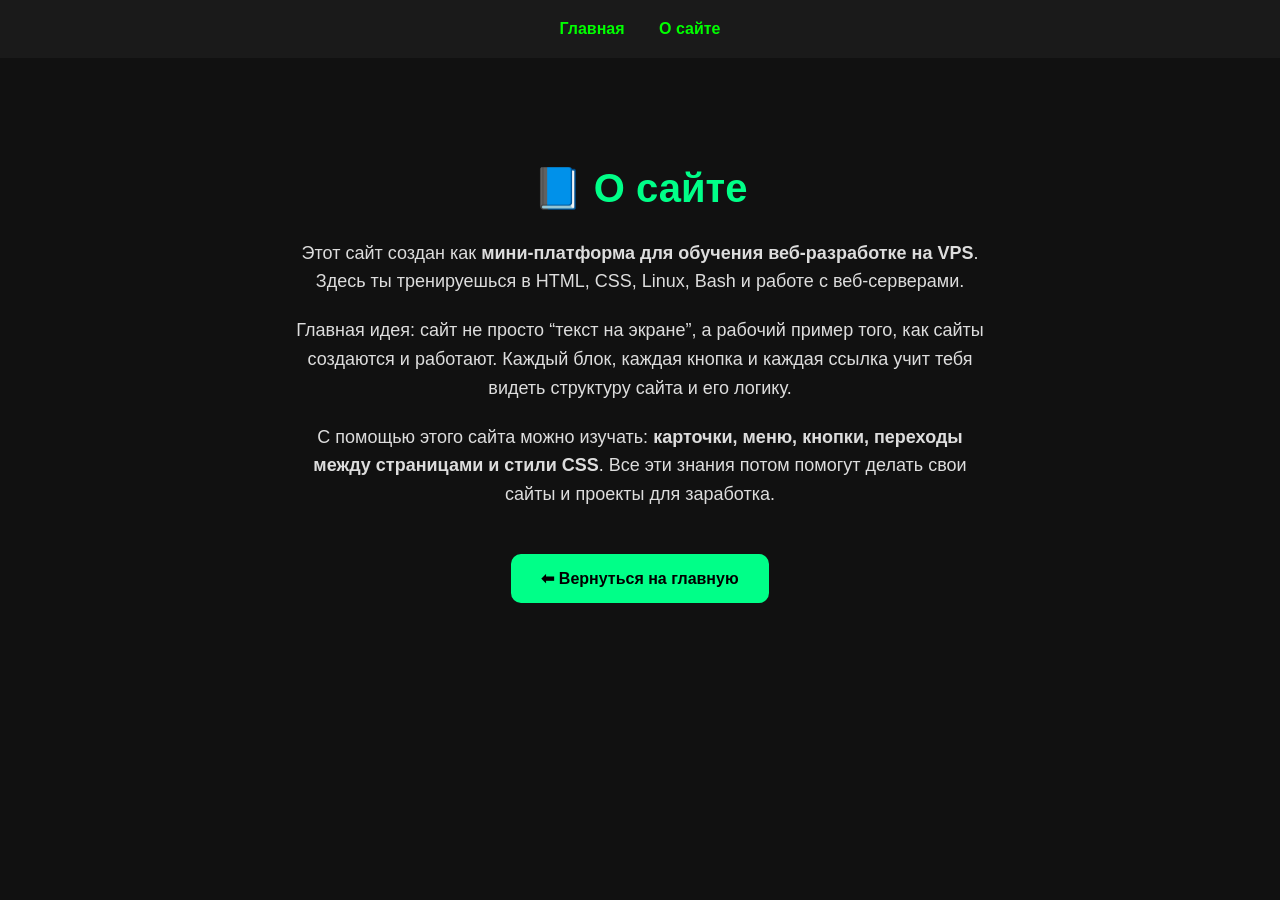
<file: mysite/about1.html>
<!DOCTYPE html>
<html>
<head>
    <meta charset="UTF-8">
    <title>О сайте</title>

    <style>
        body {
            background: #111;
            color: #eee;
            font-family: Arial, sans-serif;
            margin: 0;
            padding: 0;
            text-align: center;
        }

        .menu {
            background: #1a1a1a;
            padding: 20px;
        }

        .menu a {
            color: lime;
            text-decoration: none;
            margin: 0 15px;
            font-weight: bold;
        }

        .content {
            padding: 80px 20px;
        }

        h1 {
            color: #00ff88;
            font-size: 40px;
        }

        p {
            font-size: 18px;
            color: #ddd;
            max-width: 700px;
            margin: 20px auto;
            line-height: 1.6;
        }

        .btn {
            display: inline-block;
            margin-top: 25px;
            padding: 15px 30px;
            background: #00ff88;
            color: black;
            text-decoration: none;
            border-radius: 10px;
            font-weight: bold;
            transition: 0.3s;
        }

        .btn:hover {
            background: lime;
            color: black;
        }
    </style>
</head>
<body>

    <div class="menu">
        <a href="index.html">Главная</a>
        <a href="about1.html">О сайте</a>
    </div>

    <div class="content">
        <h1>📘 О сайте</h1>
        <p>
            Этот сайт создан как <strong>мини-платформа для обучения веб-разработке на VPS</strong>. 
            Здесь ты тренируешься в HTML, CSS, Linux, Bash и работе с веб-серверами.
        </p>

        <p>
            Главная идея: сайт не просто “текст на экране”, а рабочий пример того, как сайты создаются и работают. 
            Каждый блок, каждая кнопка и каждая ссылка учит тебя видеть структуру сайта и его логику.
        </p>

        <p>
            С помощью этого сайта можно изучать: 
            <strong>карточки, меню, кнопки, переходы между страницами и стили CSS</strong>. 
            Все эти знания потом помогут делать свои сайты и проекты для заработка.
        </p>

        <a href="index.html" class="btn">⬅ Вернуться на главную</a>
    </div>

</body>
</html>
</file>
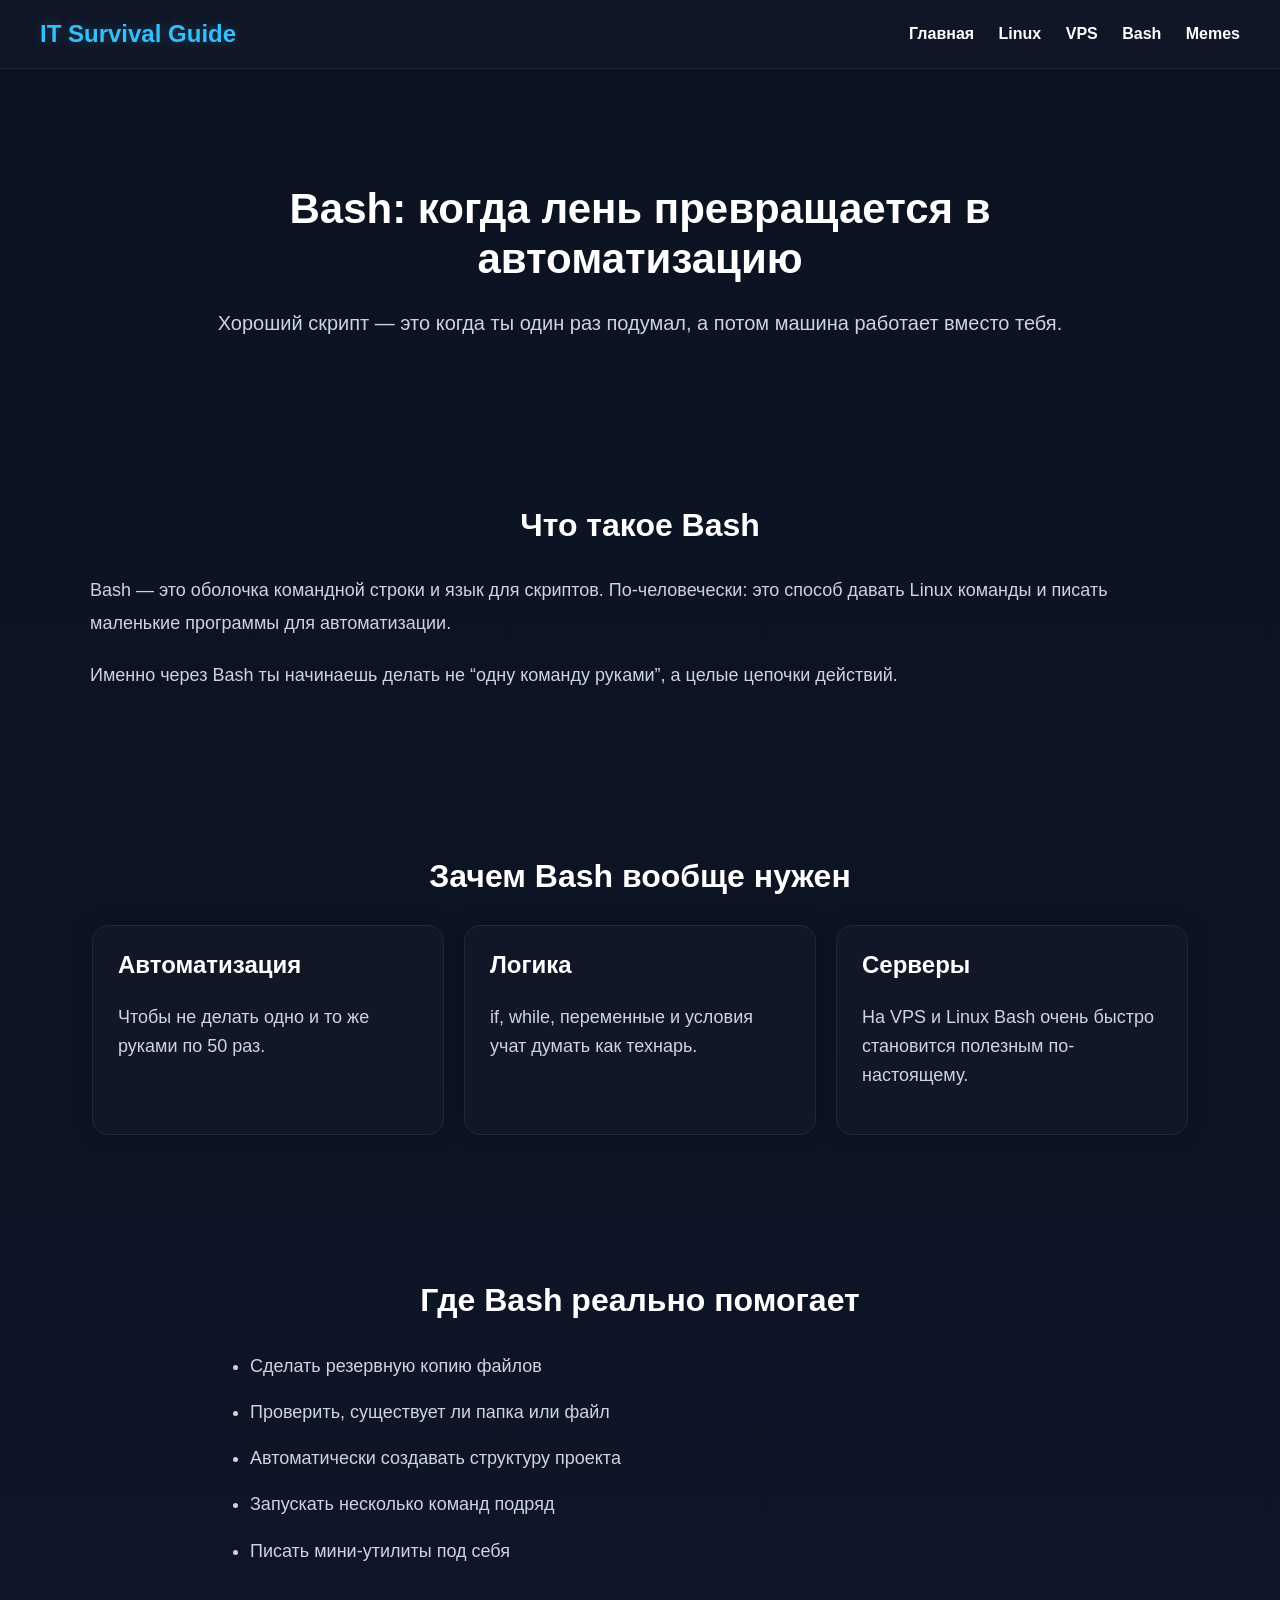
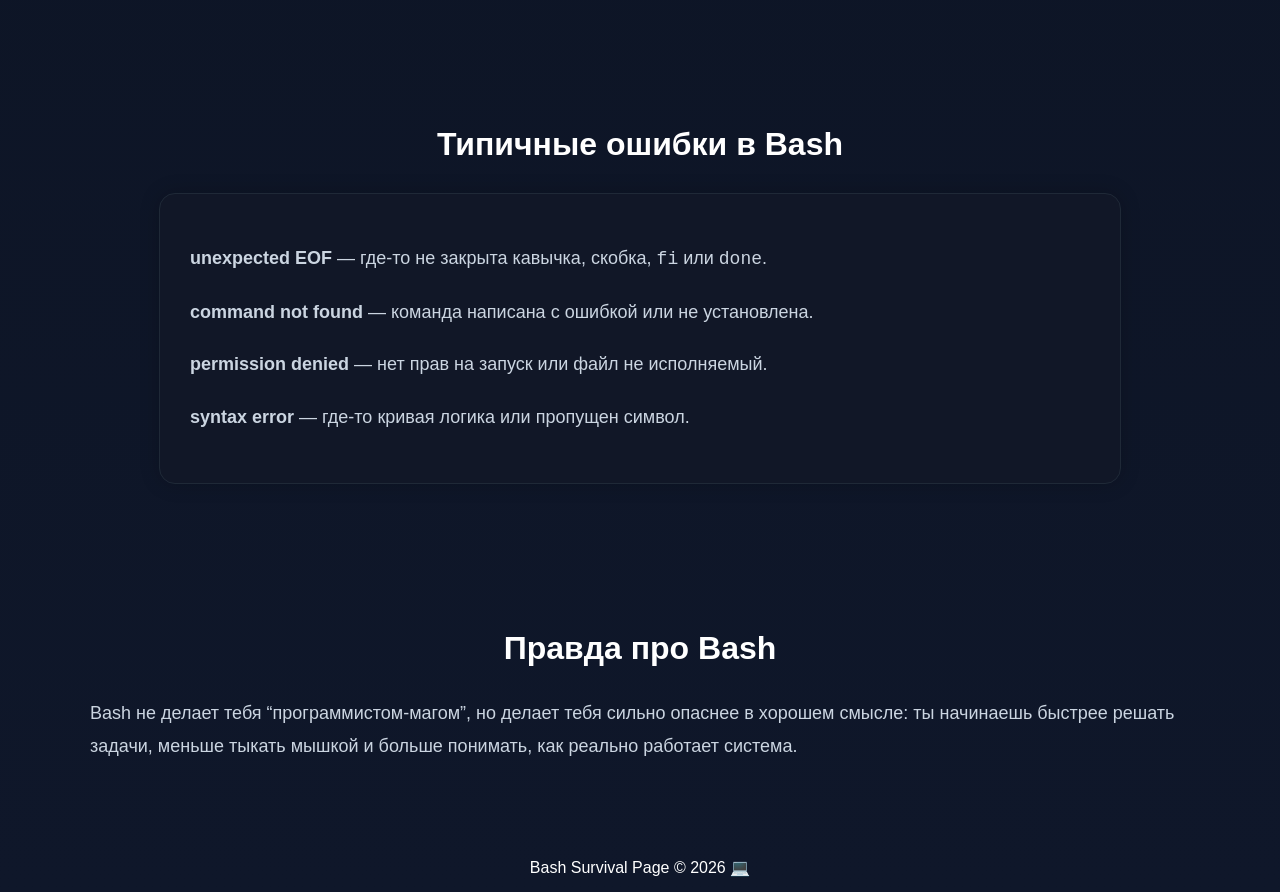
<file: mysite/bash.html>
<!DOCTYPE html>
<html lang="ru">
<head>
    <meta charset="UTF-8">
    <meta name="viewport" content="width=device-width, initial-scale=1.0">
    <title>Bash Survival | IT Survival Guide</title>
    <link rel="stylesheet" href="style.css">
</head>
<body>

    <header class="header">
        <div class="logo">IT Survival Guide</div>
        <nav class="menu">
            <a href="index.html">Главная</a>
            <a href="linux.html">Linux</a>
            <a href="vps.html">VPS</a>
            <a href="bash.html">Bash</a>
            <a href="memes.html">Memes</a>
        </nav>
    </header>

    <section class="page-hero">
        <h1>Bash: когда лень превращается в автоматизацию</h1>
        <p>Хороший скрипт — это когда ты один раз подумал, а потом машина работает вместо тебя.</p>
    </section>

    <section class="content-section">
        <h2>Что такое Bash</h2>
        <p>
            Bash — это оболочка командной строки и язык для скриптов.
            По-человечески: это способ давать Linux команды и писать маленькие программы для автоматизации.
        </p>
        <p>
            Именно через Bash ты начинаешь делать не “одну команду руками”, а целые цепочки действий.
        </p>
    </section>

    <section class="content-section">
        <h2>Зачем Bash вообще нужен</h2>
        <div class="cards">
            <div class="card">
                <h3>Автоматизация</h3>
                <p>Чтобы не делать одно и то же руками по 50 раз.</p>
            </div>
            <div class="card">
                <h3>Логика</h3>
                <p>if, while, переменные и условия учат думать как технарь.</p>
            </div>
            <div class="card">
                <h3>Серверы</h3>
                <p>На VPS и Linux Bash очень быстро становится полезным по-настоящему.</p>
            </div>
        </div>
    </section>

    <section class="content-section">
        <h2>Где Bash реально помогает</h2>
        <ul class="cool-list">
            <li>Сделать резервную копию файлов</li>
            <li>Проверить, существует ли папка или файл</li>
            <li>Автоматически создавать структуру проекта</li>
            <li>Запускать несколько команд подряд</li>
            <li>Писать мини-утилиты под себя</li>
        </ul>
    </section>

    <section class="content-section">
        <h2>Типичные ошибки в Bash</h2>
        <div class="info-box">
            <p><strong>unexpected EOF</strong> — где-то не закрыта кавычка, скобка, <code>fi</code> или <code>done</code>.</p>
            <p><strong>command not found</strong> — команда написана с ошибкой или не установлена.</p>
            <p><strong>permission denied</strong> — нет прав на запуск или файл не исполняемый.</p>
            <p><strong>syntax error</strong> — где-то кривая логика или пропущен символ.</p>
        </div>
    </section>

    <section class="content-section">
        <h2>Правда про Bash</h2>
        <p>
            Bash не делает тебя “программистом-магом”, но делает тебя сильно опаснее в хорошем смысле:
            ты начинаешь быстрее решать задачи, меньше тыкать мышкой и больше понимать, как реально работает система.
        </p>
    </section>

    <footer class="footer">
        <p>Bash Survival Page © 2026 💻</p>
    </footer>

</body>
</html>
</file>
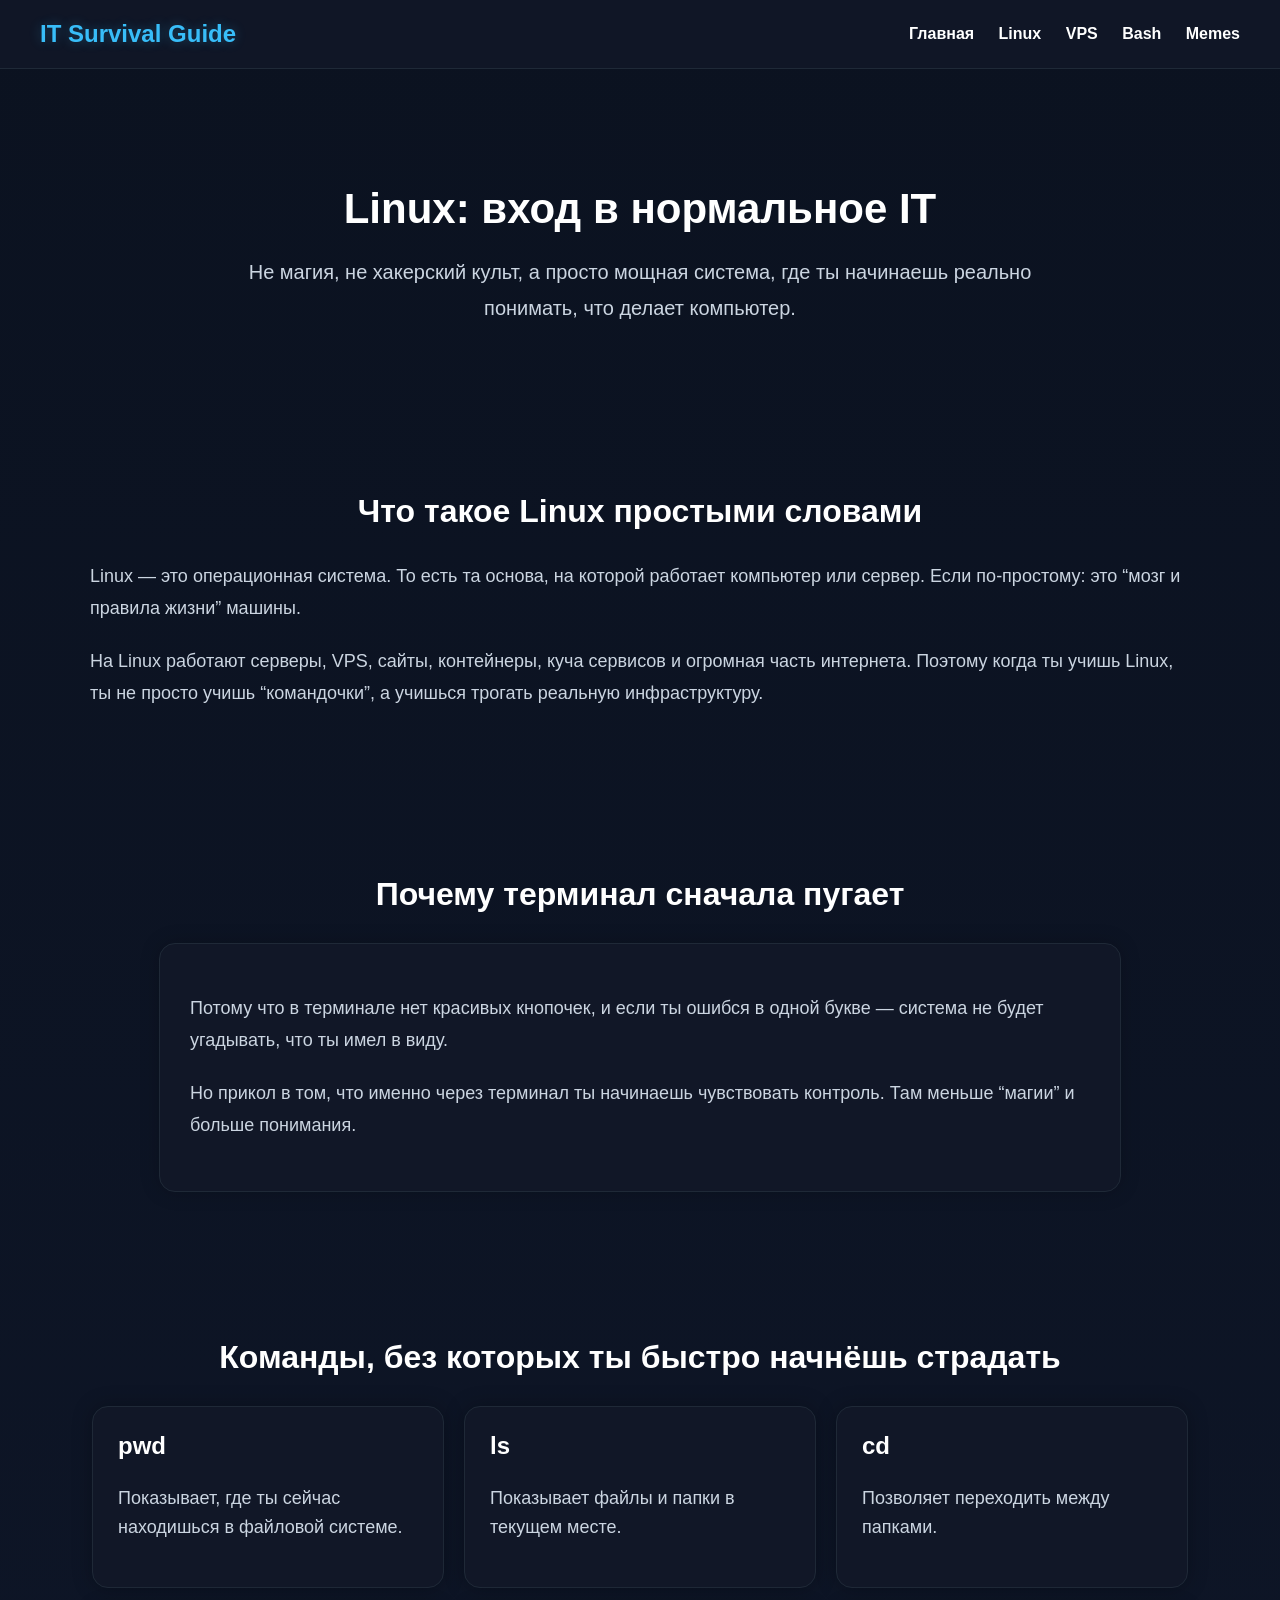
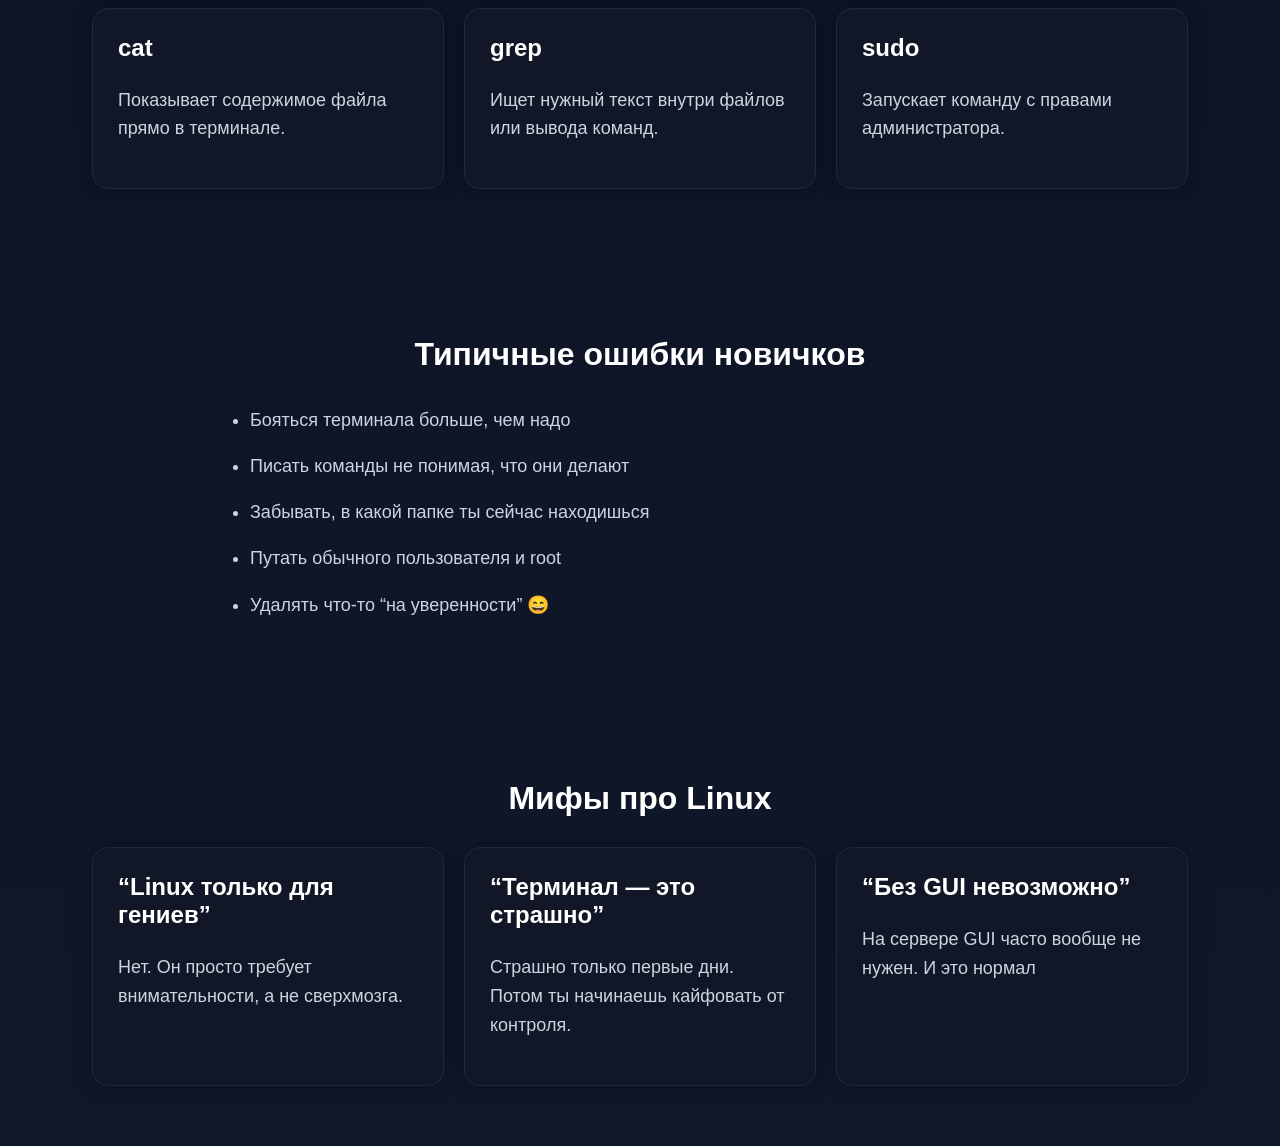
<file: mysite/linux.html>
<!DOCTYPE html>
<html lang="ru">
<head>
    <meta charset="UTF-8">
    <meta name="viewport" content="width=device-width, initial-scale=1.0">
    <title>Linux Survival | IT Survival Guide</title>
    <link rel="stylesheet" href="style.css">
</head>
<body>

    <header class="header">
        <div class="logo">IT Survival Guide</div>
        <nav class="menu">
            <a href="index.html">Главная</a>
            <a href="linux.html">Linux</a>
            <a href="vps.html">VPS</a>
            <a href="bash.html">Bash</a>
            <a href="memes.html">Memes</a>
        </nav>
    </header>

    <section class="page-hero">
        <h1>Linux: вход в нормальное IT</h1>
        <p>Не магия, не хакерский культ, а просто мощная система, где ты начинаешь реально понимать, что делает компьютер.</p>
    </section>

    <section class="content-section">
        <h2>Что такое Linux простыми словами</h2>
        <p>
            Linux — это операционная система. То есть та основа, на которой работает компьютер или сервер.
            Если по-простому: это “мозг и правила жизни” машины.
        </p>
        <p>
            На Linux работают серверы, VPS, сайты, контейнеры, куча сервисов и огромная часть интернета.
            Поэтому когда ты учишь Linux, ты не просто учишь “командочки”, а учишься трогать реальную инфраструктуру.
        </p>
    </section>

    <section class="content-section">
        <h2>Почему терминал сначала пугает</h2>
        <div class="info-box">
            <p>
                Потому что в терминале нет красивых кнопочек, и если ты ошибся в одной букве —
                система не будет угадывать, что ты имел в виду.
            </p>
            <p>
                Но прикол в том, что именно через терминал ты начинаешь чувствовать контроль.
                Там меньше “магии” и больше понимания.
            </p>
        </div>
    </section>

    <section class="content-section">
        <h2>Команды, без которых ты быстро начнёшь страдать</h2>
        <div class="cards">
            <div class="card">
                <h3>pwd</h3>
                <p>Показывает, где ты сейчас находишься в файловой системе.</p>
            </div>
            <div class="card">
                <h3>ls</h3>
                <p>Показывает файлы и папки в текущем месте.</p>
            </div>
            <div class="card">
                <h3>cd</h3>
                <p>Позволяет переходить между папками.</p>
            </div>
            <div class="card">
                <h3>cat</h3>
                <p>Показывает содержимое файла прямо в терминале.</p>
            </div>
            <div class="card">
                <h3>grep</h3>
                <p>Ищет нужный текст внутри файлов или вывода команд.</p>
            </div>
            <div class="card">
                <h3>sudo</h3>
                <p>Запускает команду с правами администратора.</p>
            </div>
        </div>
    </section>

    <section class="content-section">
        <h2>Типичные ошибки новичков</h2>
        <ul class="cool-list">
            <li>Бояться терминала больше, чем надо</li>
            <li>Писать команды не понимая, что они делают</li>
            <li>Забывать, в какой папке ты сейчас находишься</li>
            <li>Путать обычного пользователя и root</li>
            <li>Удалять что-то “на уверенности” 😄</li>
        </ul>
    </section>

    <section class="content-section">
        <h2>Мифы про Linux</h2>
        <div class="cards">
            <div class="card">
                <h3>“Linux только для гениев”</h3>
                <p>Нет. Он просто требует внимательности, а не сверхмозга.</p>
            </div>
            <div class="card">
                <h3>“Терминал — это страшно”</h3>
                <p>Страшно только первые дни. Потом ты начинаешь кайфовать от контроля.</p>
            </div>
            <div class="card">
                <h3>“Без GUI невозможно”</h3>
                <p>На сервере GUI часто вообще не нужен. И это нормал
</file>
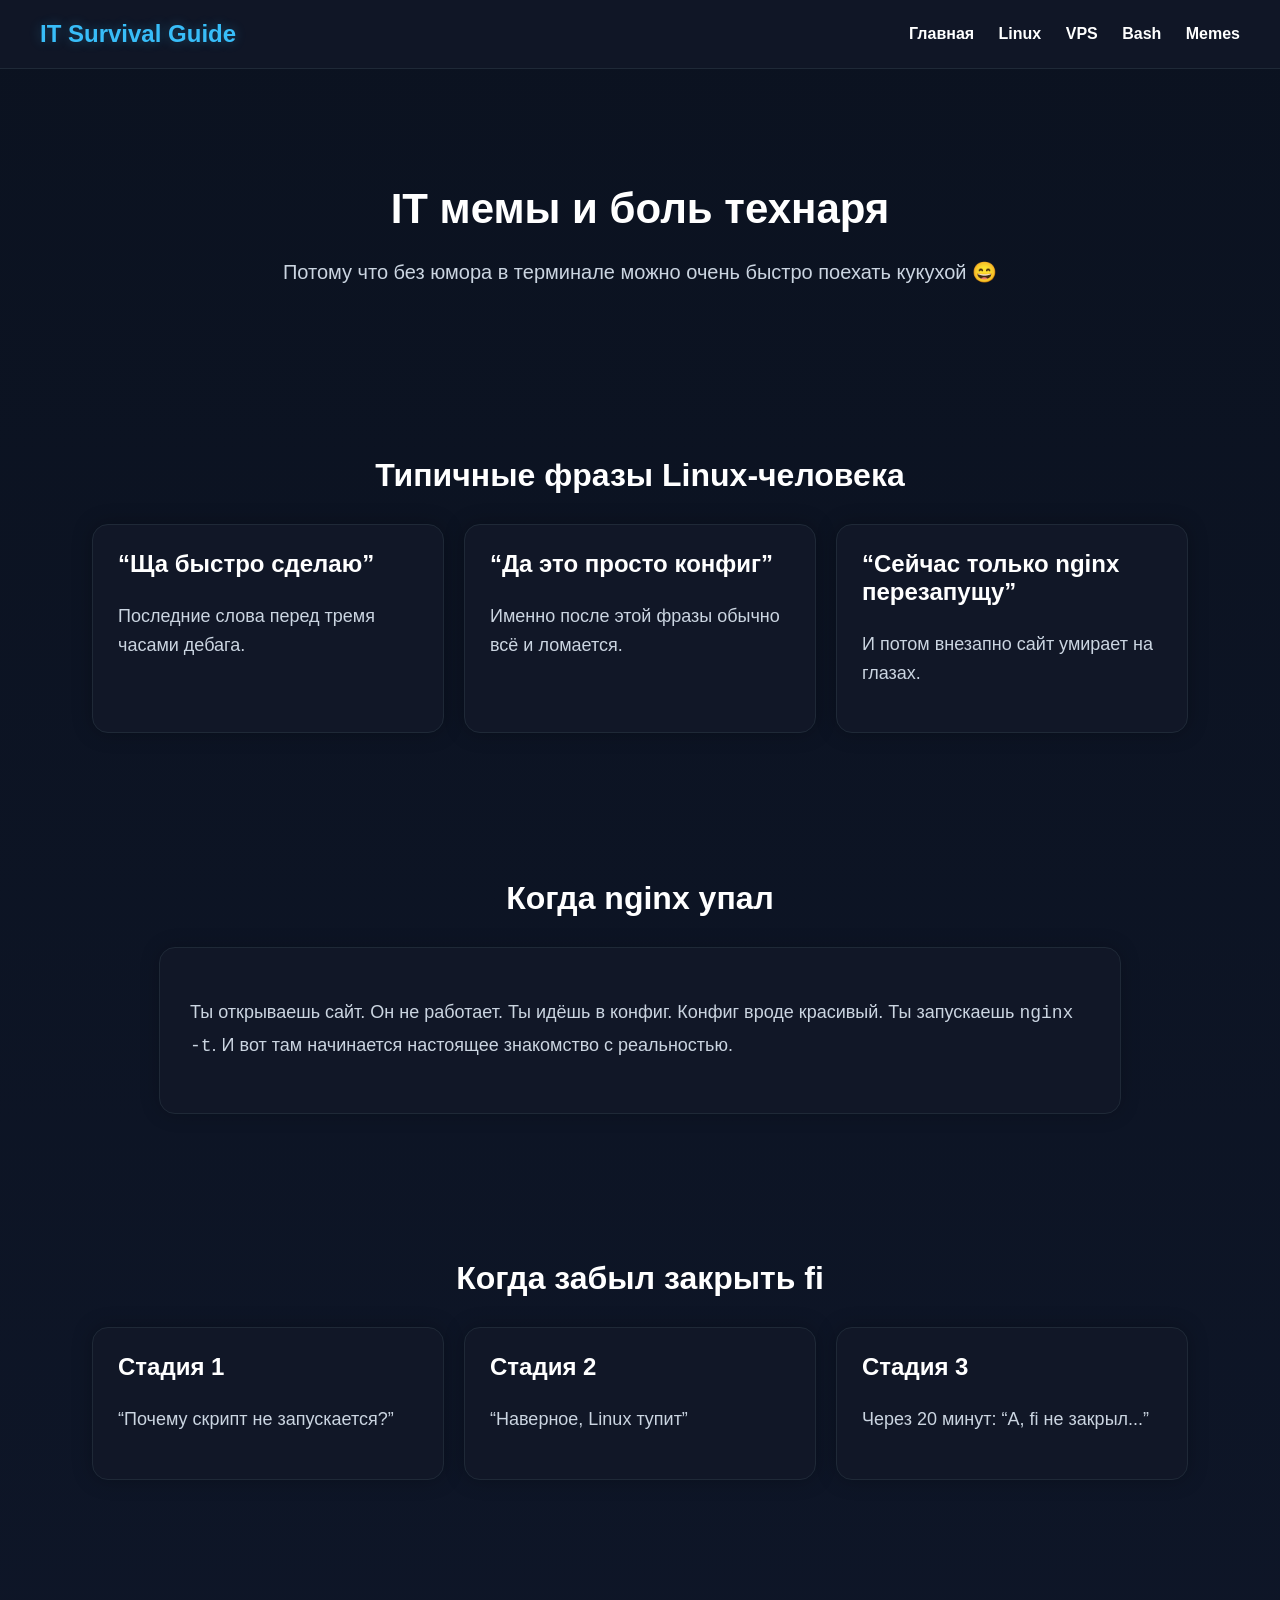
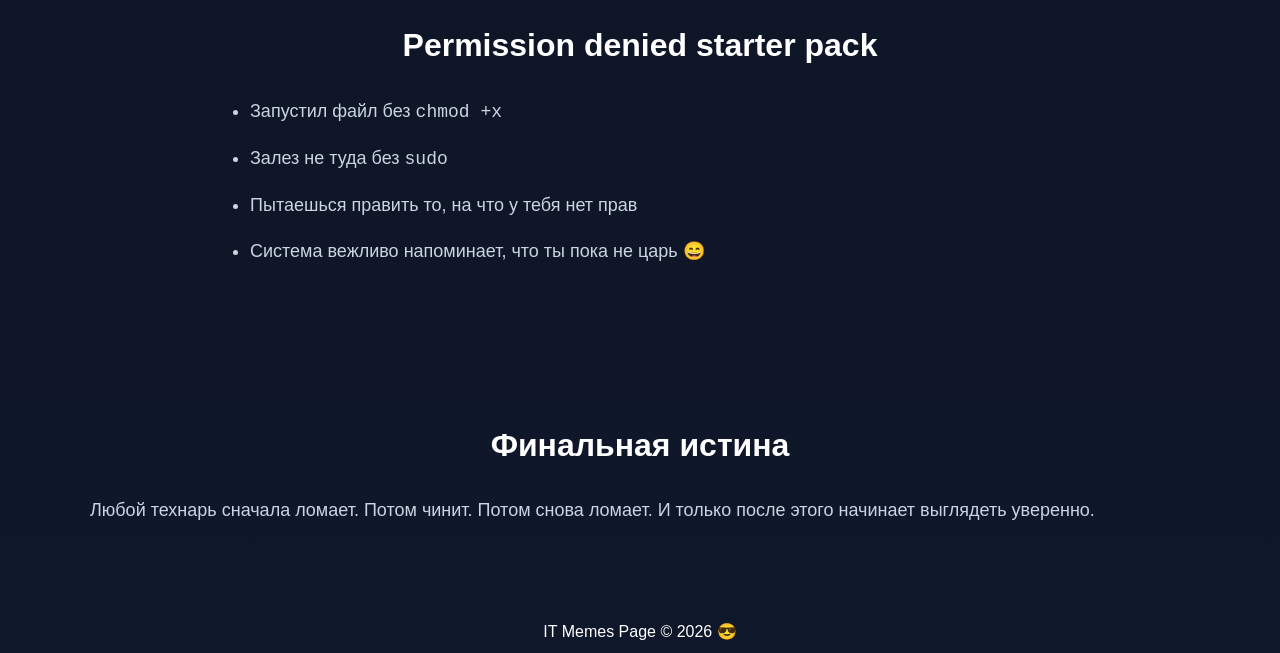
<file: mysite/memes.html>
<!DOCTYPE html>
<html lang="ru">
<head>
    <meta charset="UTF-8">
    <meta name="viewport" content="width=device-width, initial-scale=1.0">
    <title>IT Memes | IT Survival Guide</title>
    <link rel="stylesheet" href="style.css">
</head>
<body>

    <header class="header">
        <div class="logo">IT Survival Guide</div>
        <nav class="menu">
            <a href="index.html">Главная</a>
            <a href="linux.html">Linux</a>
            <a href="vps.html">VPS</a>
            <a href="bash.html">Bash</a>
            <a href="memes.html">Memes</a>
        </nav>
    </header>

    <section class="page-hero">
        <h1>IT мемы и боль технаря</h1>
        <p>Потому что без юмора в терминале можно очень быстро поехать кукухой 😄</p>
    </section>

    <section class="content-section">
        <h2>Типичные фразы Linux-человека</h2>
        <div class="cards">
            <div class="card">
                <h3>“Ща быстро сделаю”</h3>
                <p>Последние слова перед тремя часами дебага.</p>
            </div>
            <div class="card">
                <h3>“Да это просто конфиг”</h3>
                <p>Именно после этой фразы обычно всё и ломается.</p>
            </div>
            <div class="card">
                <h3>“Сейчас только nginx перезапущу”</h3>
                <p>И потом внезапно сайт умирает на глазах.</p>
            </div>
        </div>
    </section>

    <section class="content-section">
        <h2>Когда nginx упал</h2>
        <div class="info-box">
            <p>
                Ты открываешь сайт. Он не работает.  
                Ты идёшь в конфиг.  
                Конфиг вроде красивый.  
                Ты запускаешь <code>nginx -t</code>.  
                И вот там начинается настоящее знакомство с реальностью.
            </p>
        </div>
    </section>

    <section class="content-section">
        <h2>Когда забыл закрыть fi</h2>
        <div class="cards">
            <div class="card">
                <h3>Стадия 1</h3>
                <p>“Почему скрипт не запускается?”</p>
            </div>
            <div class="card">
                <h3>Стадия 2</h3>
                <p>“Наверное, Linux тупит”</p>
            </div>
            <div class="card">
                <h3>Стадия 3</h3>
                <p>Через 20 минут: “А, fi не закрыл...”</p>
            </div>
        </div>
    </section>

    <section class="content-section">
        <h2>Permission denied starter pack</h2>
        <ul class="cool-list">
            <li>Запустил файл без <code>chmod +x</code></li>
            <li>Залез не туда без <code>sudo</code></li>
            <li>Пытаешься править то, на что у тебя нет прав</li>
            <li>Система вежливо напоминает, что ты пока не царь 😄</li>
        </ul>
    </section>

    <section class="content-section">
        <h2>Финальная истина</h2>
        <p>
            Любой технарь сначала ломает. Потом чинит. Потом снова ломает.  
            И только после этого начинает выглядеть уверенно.
        </p>
    </section>

    <footer class="footer">
        <p>IT Memes Page © 2026 😎</p>
    </footer>

</body>
</html>
</file>
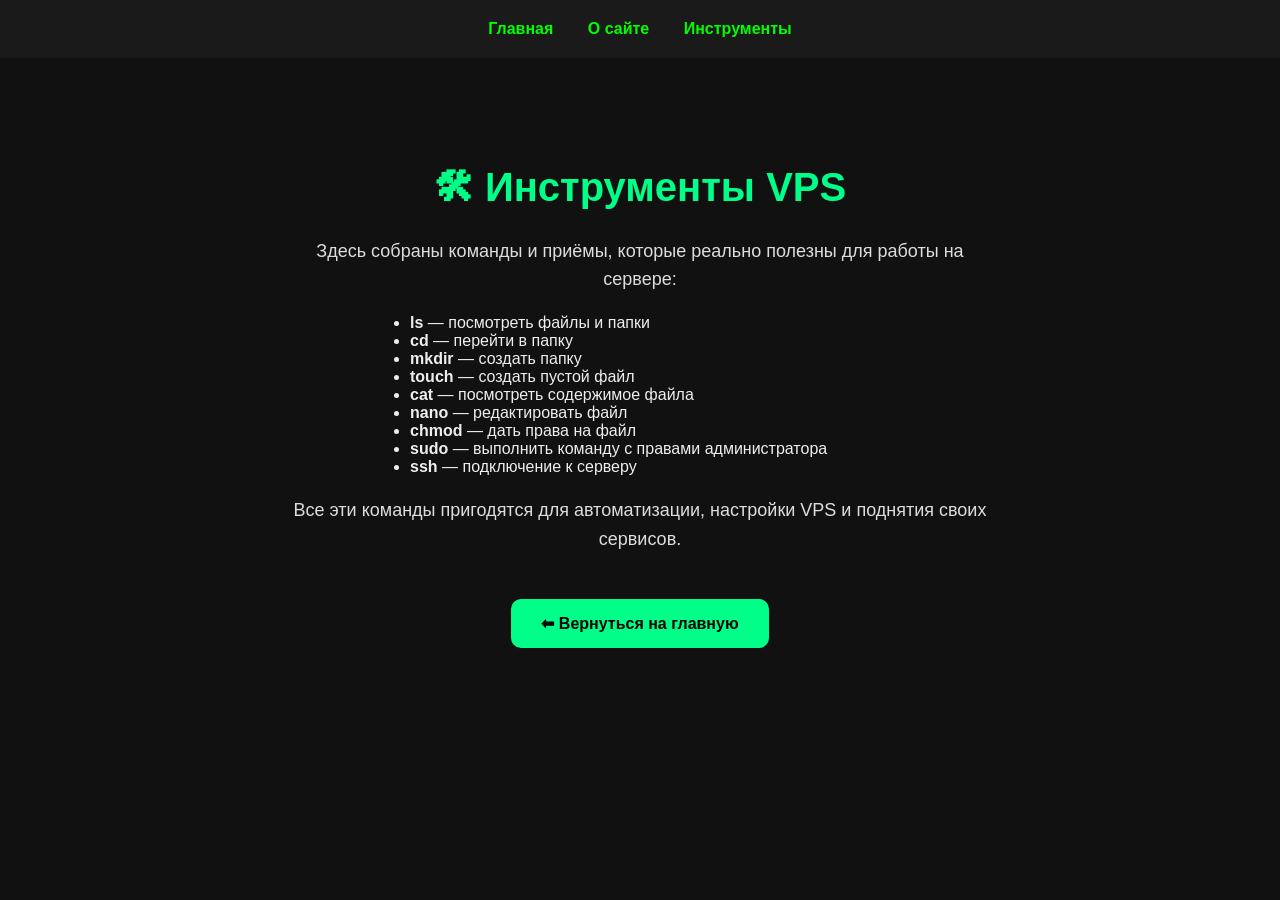
<file: mysite/tools.html>
<!DOCTYPE html>
<html>
<head>
    <meta charset="UTF-8">
    <title>Инструменты VPS</title>

    <style>
        body {
            background: #111;
            color: #eee;
            font-family: Arial, sans-serif;
            text-align: center;
            margin: 0;
            padding: 0;
        }

        .menu {
            background: #1a1a1a;
            padding: 20px;
        }

        .menu a {
            color: lime;
            text-decoration: none;
            margin: 0 15px;
            font-weight: bold;
        }

        .content {
            padding: 80px 20px;
        }

        h1 {
            color: #00ff88;
            font-size: 40px;
        }

        p {
            font-size: 18px;
            color: #ddd;
            max-width: 700px;
            margin: 20px auto;
            line-height: 1.6;
        }

        .btn {
            display: inline-block;
            margin-top: 25px;
            padding: 15px 30px;
            background: #00ff88;
            color: black;
            text-decoration: none;
            border-radius: 10px;
            font-weight: bold;
            transition: 0.3s;
        }

        .btn:hover {
            background: lime;
        }
    </style>
</head>
<body>

    <div class="menu">
        <a href="index.html">Главная</a>
        <a href="about.html">О сайте</a>
        <a href="tools.html">Инструменты</a>
    </div>

    <div class="content">
        <h1>🛠 Инструменты VPS</h1>
        <p>
            Здесь собраны команды и приёмы, которые реально полезны для работы на сервере:
        </p>
        <ul style="text-align:left; max-width:500px; margin:20px auto;">
            <li><strong>ls</strong> — посмотреть файлы и папки</li>
            <li><strong>cd</strong> — перейти в папку</li>
            <li><strong>mkdir</strong> — создать папку</li>
            <li><strong>touch</strong> — создать пустой файл</li>
            <li><strong>cat</strong> — посмотреть содержимое файла</li>
            <li><strong>nano</strong> — редактировать файл</li>
            <li><strong>chmod</strong> — дать права на файл</li>
            <li><strong>sudo</strong> — выполнить команду с правами администратора</li>
            <li><strong>ssh</strong> — подключение к серверу</li>
        </ul>

        <p>Все эти команды пригодятся для автоматизации, настройки VPS и поднятия своих сервисов.</p>

        <a href="index.html" class="btn">⬅ Вернуться на главную</a>
    </div>

</body>
</html>
</file>
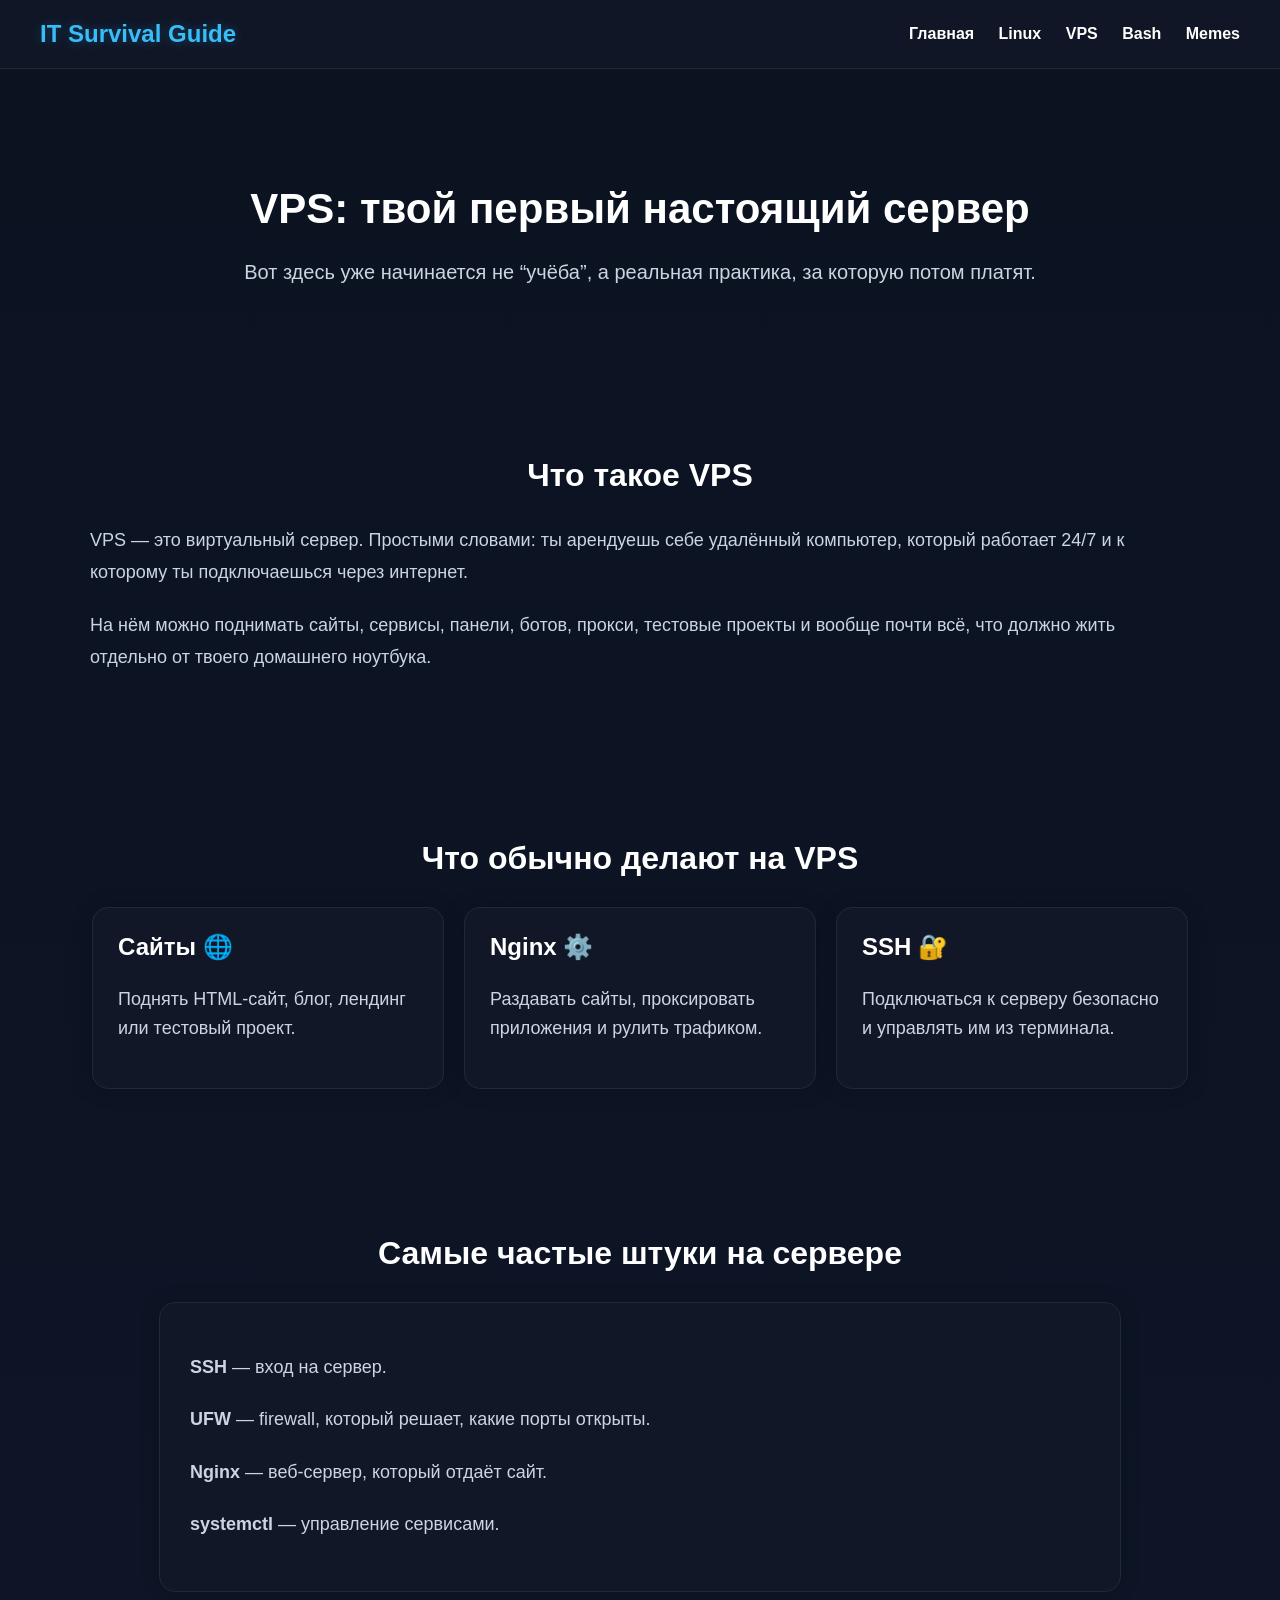
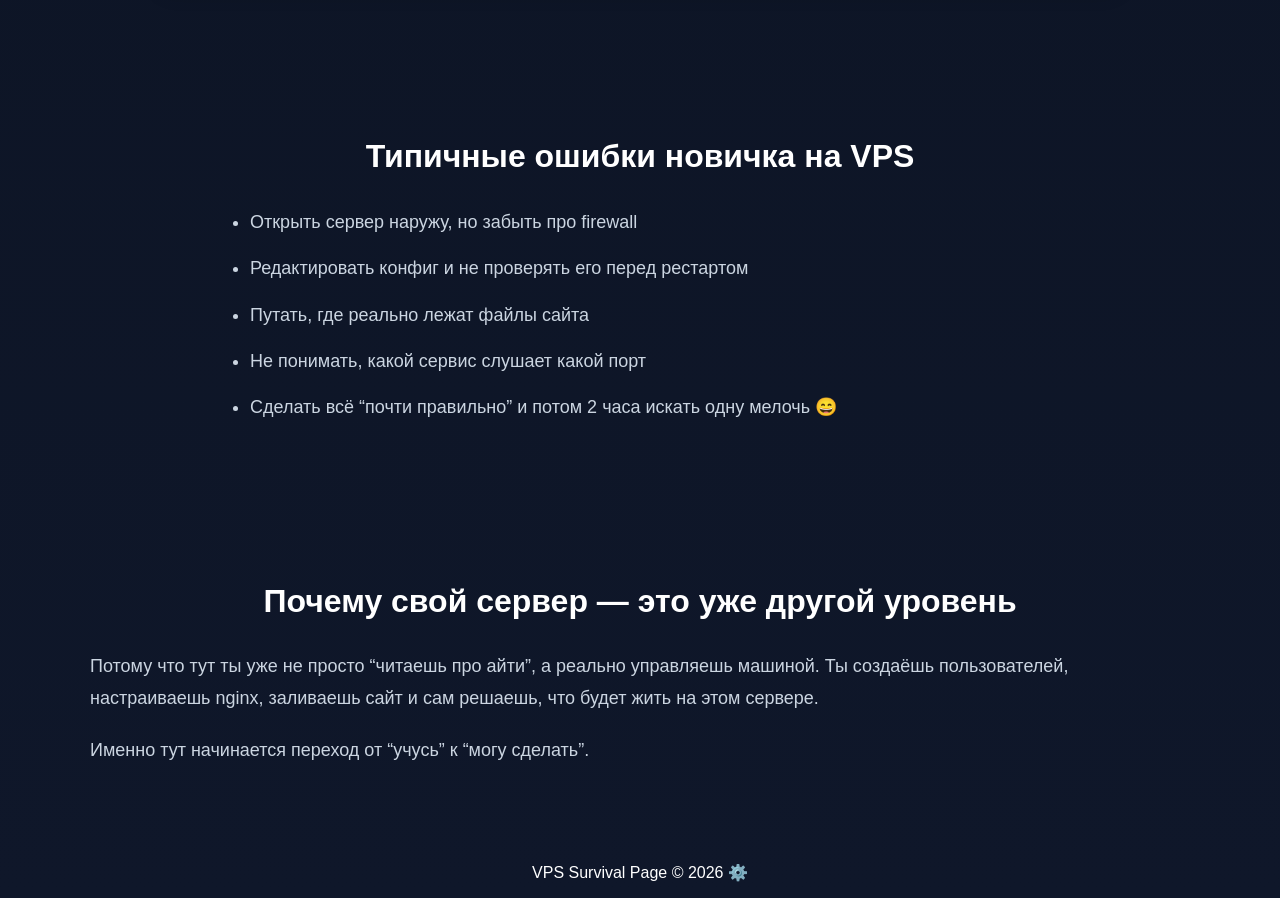
<file: mysite/vps.html>
<!DOCTYPE html>
<html lang="ru">
<head>
    <meta charset="UTF-8">
    <meta name="viewport" content="width=device-width, initial-scale=1.0">
    <title>VPS Survival | IT Survival Guide</title>
    <link rel="stylesheet" href="style.css">
</head>
<body>

    <header class="header">
        <div class="logo">IT Survival Guide</div>
        <nav class="menu">
            <a href="index.html">Главная</a>
            <a href="linux.html">Linux</a>
            <a href="vps.html">VPS</a>
            <a href="bash.html">Bash</a>
            <a href="memes.html">Memes</a>
        </nav>
    </header>

    <section class="page-hero">
        <h1>VPS: твой первый настоящий сервер</h1>
        <p>Вот здесь уже начинается не “учёба”, а реальная практика, за которую потом платят.</p>
    </section>

    <section class="content-section">
        <h2>Что такое VPS</h2>
        <p>
            VPS — это виртуальный сервер. Простыми словами: ты арендуешь себе удалённый компьютер,
            который работает 24/7 и к которому ты подключаешься через интернет.
        </p>
        <p>
            На нём можно поднимать сайты, сервисы, панели, ботов, прокси, тестовые проекты и вообще почти всё,
            что должно жить отдельно от твоего домашнего ноутбука.
        </p>
    </section>

    <section class="content-section">
        <h2>Что обычно делают на VPS</h2>
        <div class="cards">
            <div class="card">
                <h3>Сайты 🌐</h3>
                <p>Поднять HTML-сайт, блог, лендинг или тестовый проект.</p>
            </div>
            <div class="card">
                <h3>Nginx ⚙️</h3>
                <p>Раздавать сайты, проксировать приложения и рулить трафиком.</p>
            </div>
            <div class="card">
                <h3>SSH 🔐</h3>
                <p>Подключаться к серверу безопасно и управлять им из терминала.</p>
            </div>
        </div>
    </section>

    <section class="content-section">
        <h2>Самые частые штуки на сервере</h2>
        <div class="info-box">
            <p><strong>SSH</strong> — вход на сервер.</p>
            <p><strong>UFW</strong> — firewall, который решает, какие порты открыты.</p>
            <p><strong>Nginx</strong> — веб-сервер, который отдаёт сайт.</p>
            <p><strong>systemctl</strong> — управление сервисами.</p>
        </div>
    </section>

    <section class="content-section">
        <h2>Типичные ошибки новичка на VPS</h2>
        <ul class="cool-list">
            <li>Открыть сервер наружу, но забыть про firewall</li>
            <li>Редактировать конфиг и не проверять его перед рестартом</li>
            <li>Путать, где реально лежат файлы сайта</li>
            <li>Не понимать, какой сервис слушает какой порт</li>
            <li>Сделать всё “почти правильно” и потом 2 часа искать одну мелочь 😄</li>
        </ul>
    </section>

    <section class="content-section">
        <h2>Почему свой сервер — это уже другой уровень</h2>
        <p>
            Потому что тут ты уже не просто “читаешь про айти”, а реально управляешь машиной.
            Ты создаёшь пользователей, настраиваешь nginx, заливаешь сайт и сам решаешь,
            что будет жить на этом сервере.
        </p>
        <p>
            Именно тут начинается переход от “учусь” к “могу сделать”.
        </p>
    </section>

    <footer class="footer">
        <p>VPS Survival Page © 2026 ⚙️</p>
    </footer>

</body>
</html>
</file>
<file: mysite/style.css>
body {
    background: linear-gradient(180deg, #0b1220, #0f172a);
    color: white;
    font-family: Arial, sans-serif;
    margin: 0;
    padding: 0;
}

.header {
    background-color: rgba(17, 24, 39, 0.9);
    display: flex;
    justify-content: space-between;
    align-items: center;
    padding: 20px 40px;
    border-bottom: 1px solid #1f2937;
    position: sticky;
    top: 0;
    backdrop-filter: blur(8px);
    z-index: 1000;
}

.logo {
    font-size: 24px;
    font-weight: bold;
    color: #38bdf8;
    text-shadow: 0 0 12px rgba(56, 189, 248, 0.3);
}

.menu a {
    color: white;
    text-decoration: none;
    margin-left: 20px;
    font-weight: bold;
    transition: 0.2s ease;
}

.menu a:hover {
    color: #38bdf8;
}

.hero,
.page-hero {
    text-align: center;
    padding: 80px 20px 50px;
    max-width: 1000px;
    margin: auto;
}

.hero h1,
.page-hero h1 {
    font-size: 42px;
    margin-bottom: 20px;
    line-height: 1.2;
}

.hero p,
.page-hero p {
    font-size: 20px;
    color: #cbd5e1;
    max-width: 850px;
    margin: 0 auto 30px;
    line-height: 1.8;
}

.hero-buttons {
    margin-top: 30px;
}

.btn {
    display: inline-block;
    background: linear-gradient(135deg, #2563eb, #1d4ed8);
    color: white;
    padding: 14px 24px;
    margin: 10px;
    text-decoration: none;
    border-radius: 10px;
    font-weight: bold;
    box-shadow: 0 0 20px rgba(37, 99, 235, 0.25);
    transition: 0.2s ease;
}

.btn:hover {
    transform: translateY(-2px);
    box-shadow: 0 0 25px rgba(37, 99, 235, 0.4);
}

.btn-secondary {
    background: linear-gradient(135deg, #374151, #4b5563);
    box-shadow: 0 0 20px rgba(75, 85, 99, 0.25);
}

.section,
.content-section {
    padding: 60px 20px;
    max-width: 1100px;
    margin: auto;
}

.section h2,
.content-section h2 {
    text-align: center;
    font-size: 32px;
    margin-bottom: 30px;
}

.content-section p {
    font-size: 18px;
    line-height: 1.8;
    color: #cbd5e1;
    margin-bottom: 20px;
}

.cards {
    display: flex;
    gap: 20px;
    justify-content: center;
    flex-wrap: wrap;
}

.card {
    background: rgba(17, 24, 39, 0.95);
    padding: 25px;
    width: 300px;
    border-radius: 16px;
    border: 1px solid #1f2937;
    box-shadow: 0 0 20px rgba(0,0,0,0.25);
    transition: 0.2s ease;
}

.card:hover {
    transform: translateY(-5px);
    border-color: #38bdf8;
    box-shadow: 0 0 25px rgba(56, 189, 248, 0.15);
}

.card h3 {
    margin-top: 0;
    font-size: 24px;
}

.card p {
    color: #cbd5e1;
    line-height: 1.6;
}

.info-box {
    background: rgba(17, 24, 39, 0.95);
    padding: 30px;
    border-radius: 16px;
    border: 1px solid #1f2937;
    max-width: 900px;
    margin: auto;
    line-height: 1.8;
    color: #cbd5e1;
    box-shadow: 0 0 20px rgba(0,0,0,0.2);
}

.cool-list {
    max-width: 800px;
    margin: auto;
    padding-left: 20px;
    color: #cbd5e1;
    font-size: 18px;
    line-height: 1.9;
}

.cool-list li {
    margin-bottom: 12px;
}
.contact-form {
  margin-top: 60px;
  text-align: center;
}

/* поля */
.contact-form input,
.contact-form textarea {
  display: block;
  width: 300px;
  margin: 12px auto;
  padding: 12px;

  background: #111;
  color: white;

  border: 1px solid #333;
  border-radius: 8px;
}

/* кнопка */
.btn-glow {
  margin-top: 15px;
  padding: 12px 30px;

  background: #000080;
  color: black;

  border: none;
  border-radius: 8px;

  cursor: pointer;

  transition: 0.3s;
}

/* эффект при наведении */
.btn-glow:hover {
  box-shadow: 0 0 20px #00ffcc;
  transform: scale(1.05);
}
footer { 
width: 100%;
text-align: center;
}

hr {
  margin: 60px auto;
  width: 60%;
  border: none;
  height: 1px;
  background: linear-gradient(to right, transparent, #00ffcc, transparent);
}


/* Базовый контейнер пингвина */
.aura-container {
    cursor: pointer;
    position: absolute;
    left: calc(50% + 190px);
    display: flex;
    justify-content: center;
    align-items: center;
    z-index: 10;
    width: 180px;
    height: 180px;
}

/* 1. КАРТИНКА ПИНГВИНА (Всегда стабильна, на переднем плане) */
.penguin-pic {
    width: 160px;
    height: auto;
    display: block;
    transform: scaleX(-1); /* Разворот влево к форме */
    position: relative;
    z-index: 5; /* Строго поверх всех эффектов */
}

/* Жесткая вибрация пингвина от перегрузки током при наведении */
.aura-container:hover .penguin-pic {
    animation: godspeed-vibration 0.05s infinite;
    /* Легкий электрический отсвет на самом теле пингвина */
    filter: scaleX(-1) drop-shadow(0 0 5px #fff) drop-shadow(0 0 10px #00bfff);
}

/* 2. ЦЕНТРАЛЬНОЕ ЯДРО АУРЫ (Заменяет скучный круг на рваный энергетический кокон) */
.lightning-glow {
    position: absolute;
    width: 200px;
    height: 200px;
    z-index: 2;
    opacity: 0;
    transition: opacity 0.2s ease;
    background: radial-gradient(circle, rgba(255,255,255,0.9) 10%, rgba(0,191,255,0.7) 40%, rgba(138,43,226,0) 70%);
}
.aura-container:hover .lightning-glow {
    opacity: 1;
    /* Бешеная пульсация ядра */
    animation: core-surge 0.1s linear infinite;
}

/* 3. ОБЩИЙ СТИЛЬ ДЛЯ ХАОТИЧНЫХ МОЛНИЙ (bolt-1 и bolt-2) */
.lightning-layer {
    position: absolute;
    width: 280px; /* Делаем ауру намного шире пингвина */
    height: 280px;
    z-index: 1;
    opacity: 0;
    transition: opacity 0.1s ease;
    pointer-events: none;
}
.aura-container:hover .lightning-layer {
    opacity: 1;
}

/* Первая молния: Фиолетовые рваные шпили энергии */
.bolt-1 {
    background: #a020f0;
    /* Рисуем очень сложную, остроконечную звезду/корону из молний */
    clip-path: polygon(50% 0%, 53% 20%, 70% 5%, 63% 35%, 95% 15%, 75% 50%, 100% 60%, 78% 70%, 90% 90%, 65% 80%, 50% 100%, 35% 80%, 10% 90%, 22% 70%, 0% 60%, 25% 50%, 5% 15%, 37% 35%, 30% 5%, 47% 20%);
    filter: drop-shadow(0 0 12px #a020f0) drop-shadow(0 0 25px #00bfff);
    animation: lightning-rage-1 0.15s steps(3) infinite;
}

/* Вторая молния: Голубые встречные разряды тока */
.bolt-2 {
    background: #00bfff;
    /* Другая ломаная форма, чтобы слои не перекрывали друг друга ровно */
    clip-path: polygon(50% 10%, 60% 25%, 85% 10%, 70% 40%, 95% 45%, 75% 60%, 85% 85%, 60% 75%, 50% 90%, 40% 75%, 15% 85%, 25% 60%, 5% 45%, 30% 40%, 15% 10%, 40% 25%);
    filter: drop-shadow(0 0 10px #00bfff) drop-shadow(0 0 20px #fff);
    /* Другая скорость и разворот, чтобы молнии пересекались */
    animation: lightning-rage-2 0.12s steps(2) infinite;
}

/* --- ГЕНИАЛЬНАЯ АНИМЕ-ФИЗИКА (АНИМАЦИИ) --- */

/* Сверхбыстрое сжатие и расширение ядра (эффект нестабильного тока) */
@keyframes core-surge {
    0% { transform: scale(0.85) rotate(0deg); filter: brightness(1); }
    50% { transform: scale(1.15) rotate(180deg); filter: brightness(1.8); }
    100% { transform: scale(0.95) rotate(360deg); filter: brightness(1.2); }
}

/* Бешенство первого слоя молний: они резко меняют размер, крутятся и зеркалятся */
@keyframes lightning-rage-1 {
    0% { transform: scale(0.9) rotate(0deg); }
    33% { transform: scale(1.2) rotate(45deg) scaleX(-1); }
    66% { transform: scale(1.05) rotate(-30deg); }
    100% { transform: scale(1.25) rotate(90deg) scaleY(-1); }
}

/* Бешенство второго слоя молний: работает в противофазе, создавая рваный хаос */
@keyframes lightning-rage-2 {
    0% { transform: scale(1.2) rotate(180deg) scaleY(-1); }
    50% { transform: scale(0.85) rotate(60deg); }
    100% { transform: scale(1.15) rotate(-120deg) scaleX(-1); }
}

/* Агрессивная, микроскопическая тряска самого Киллуа-пингвина */
@keyframes godspeed-vibration {
    0% { transform: scaleX(-1) translate(0, 0); }
    25% { transform: scaleX(-1) translate(-2px, 2px); }
    50% { transform: scaleX(-1) translate(2px, -1px); }
    75% { transform: scaleX(-1) translate(-1px, -2px); }
    100% { transform: scaleX(-1) translate(1px, 1px); }
}
 @media (max-width: 768px) {
  .contact-form > div {
  flex-direction: column !important; 
  gap: 30px !important;
  }
  .aura-container {
    position: relative !important;
    left: auto !important;
    right: auto !important;
    top: auto !important;
    bottom: auto !important;
    margin: 0 auto !important;
    width: 140px !important;
   height: 140px !important;
   }
   .penguin-pic {
   width: 110px !important;
   height: auto !important;
  }

  .penguin-aura { 
     width: 180px !important;
     height: 180px !important;
}
   .lightning-layer { 
    width: 190px !important;
     height: 190px !important;
}
</file>
